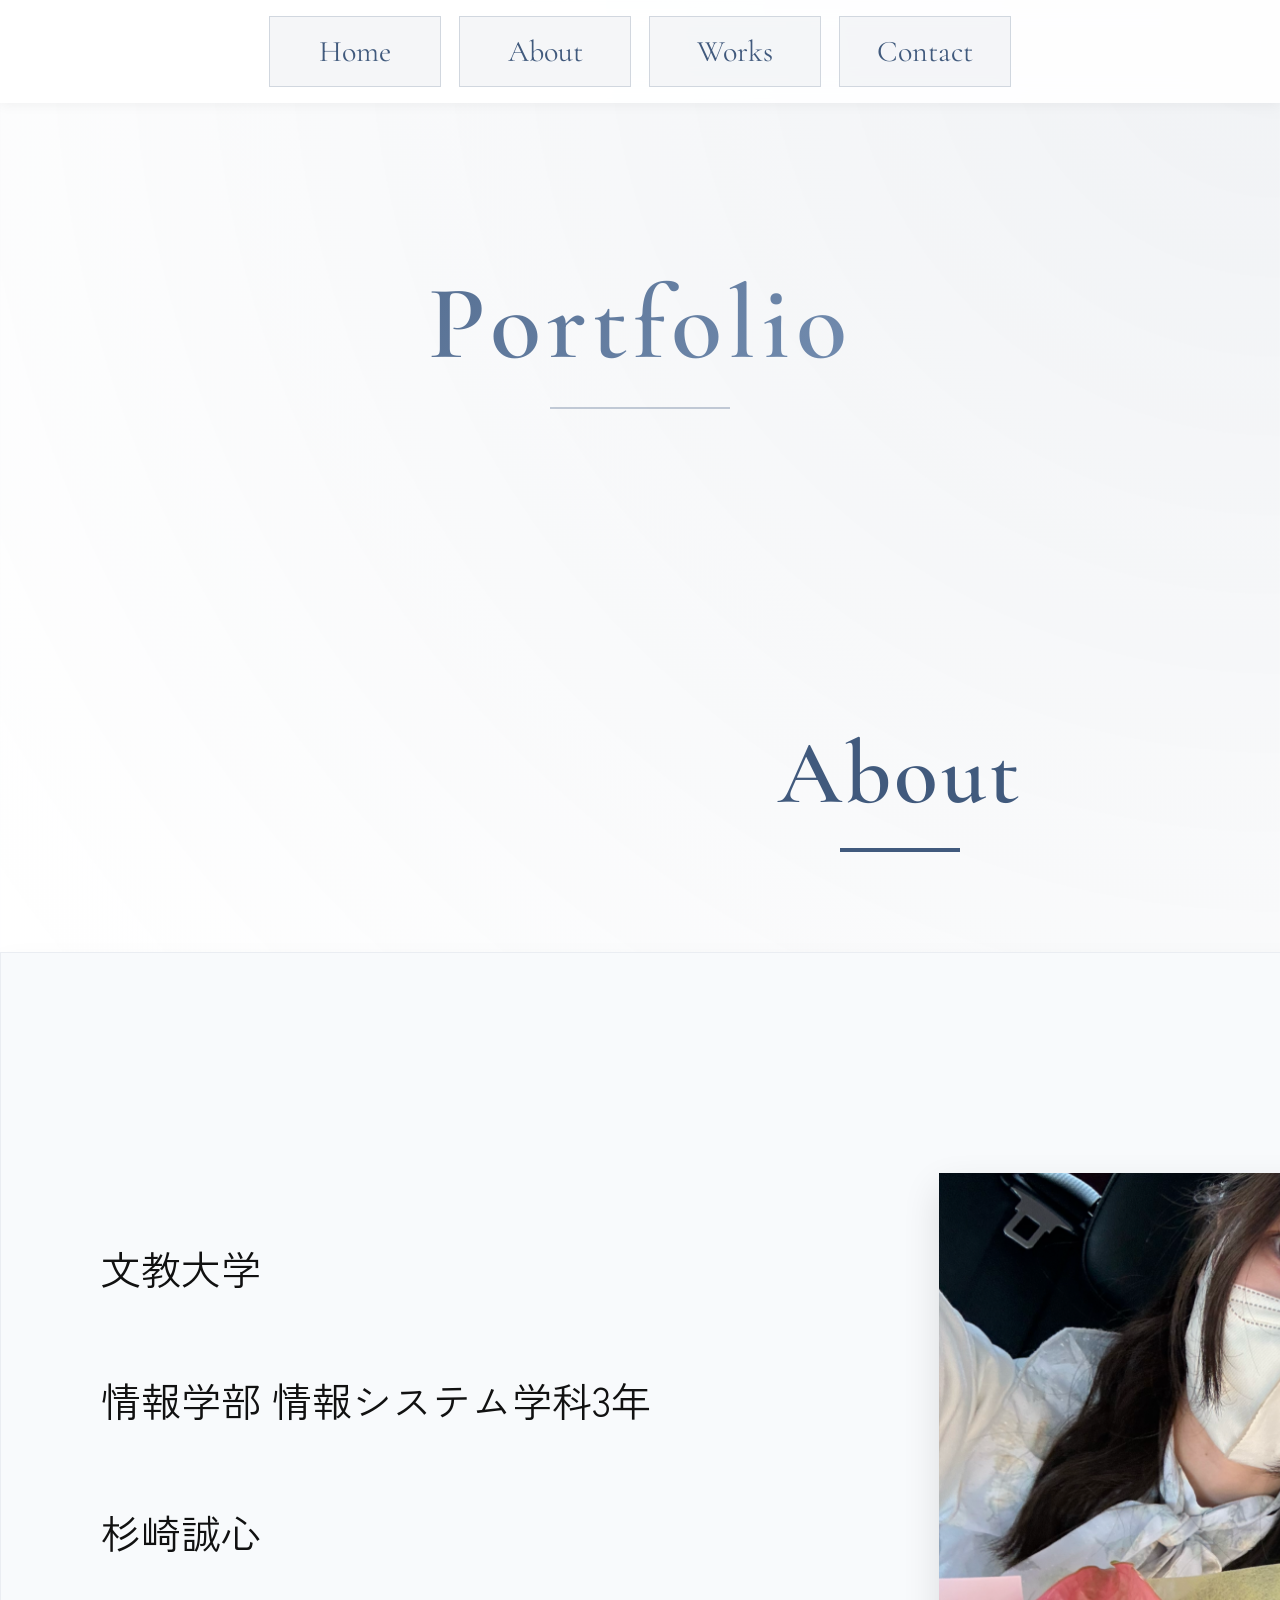
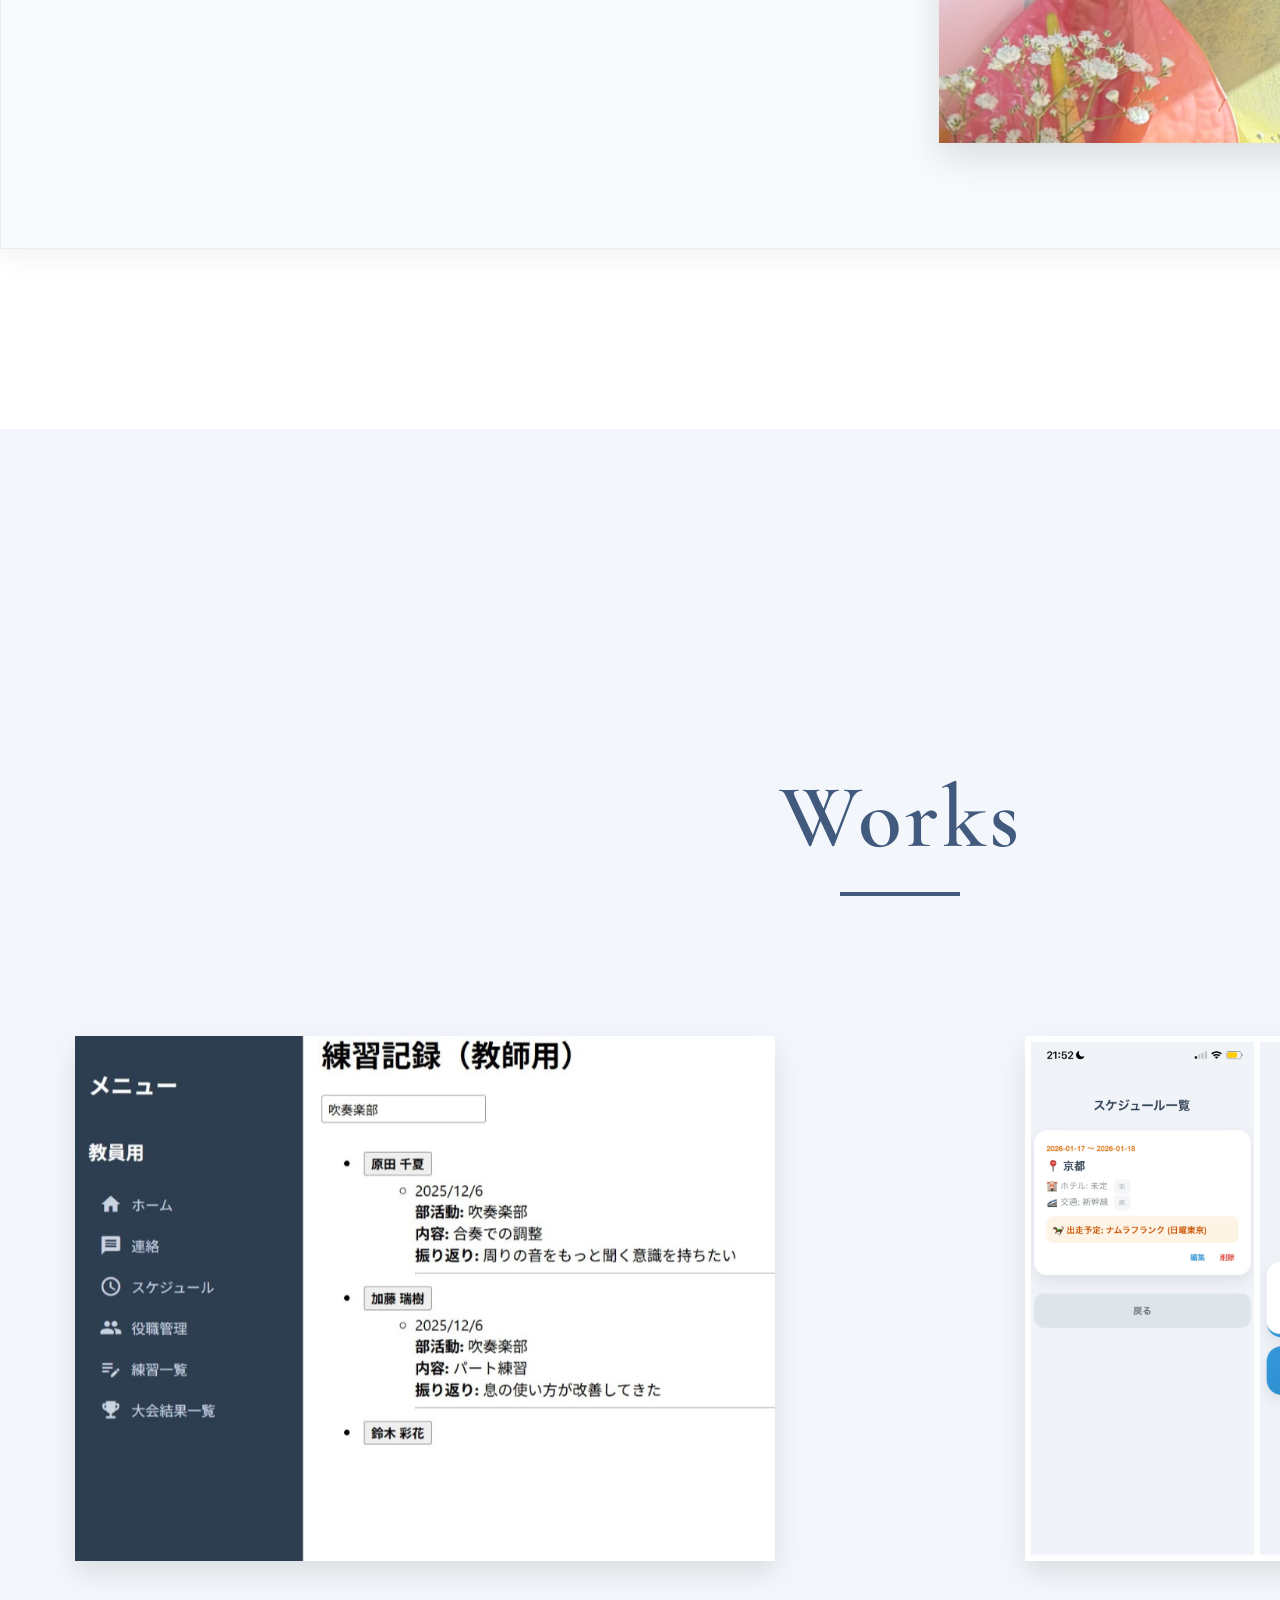
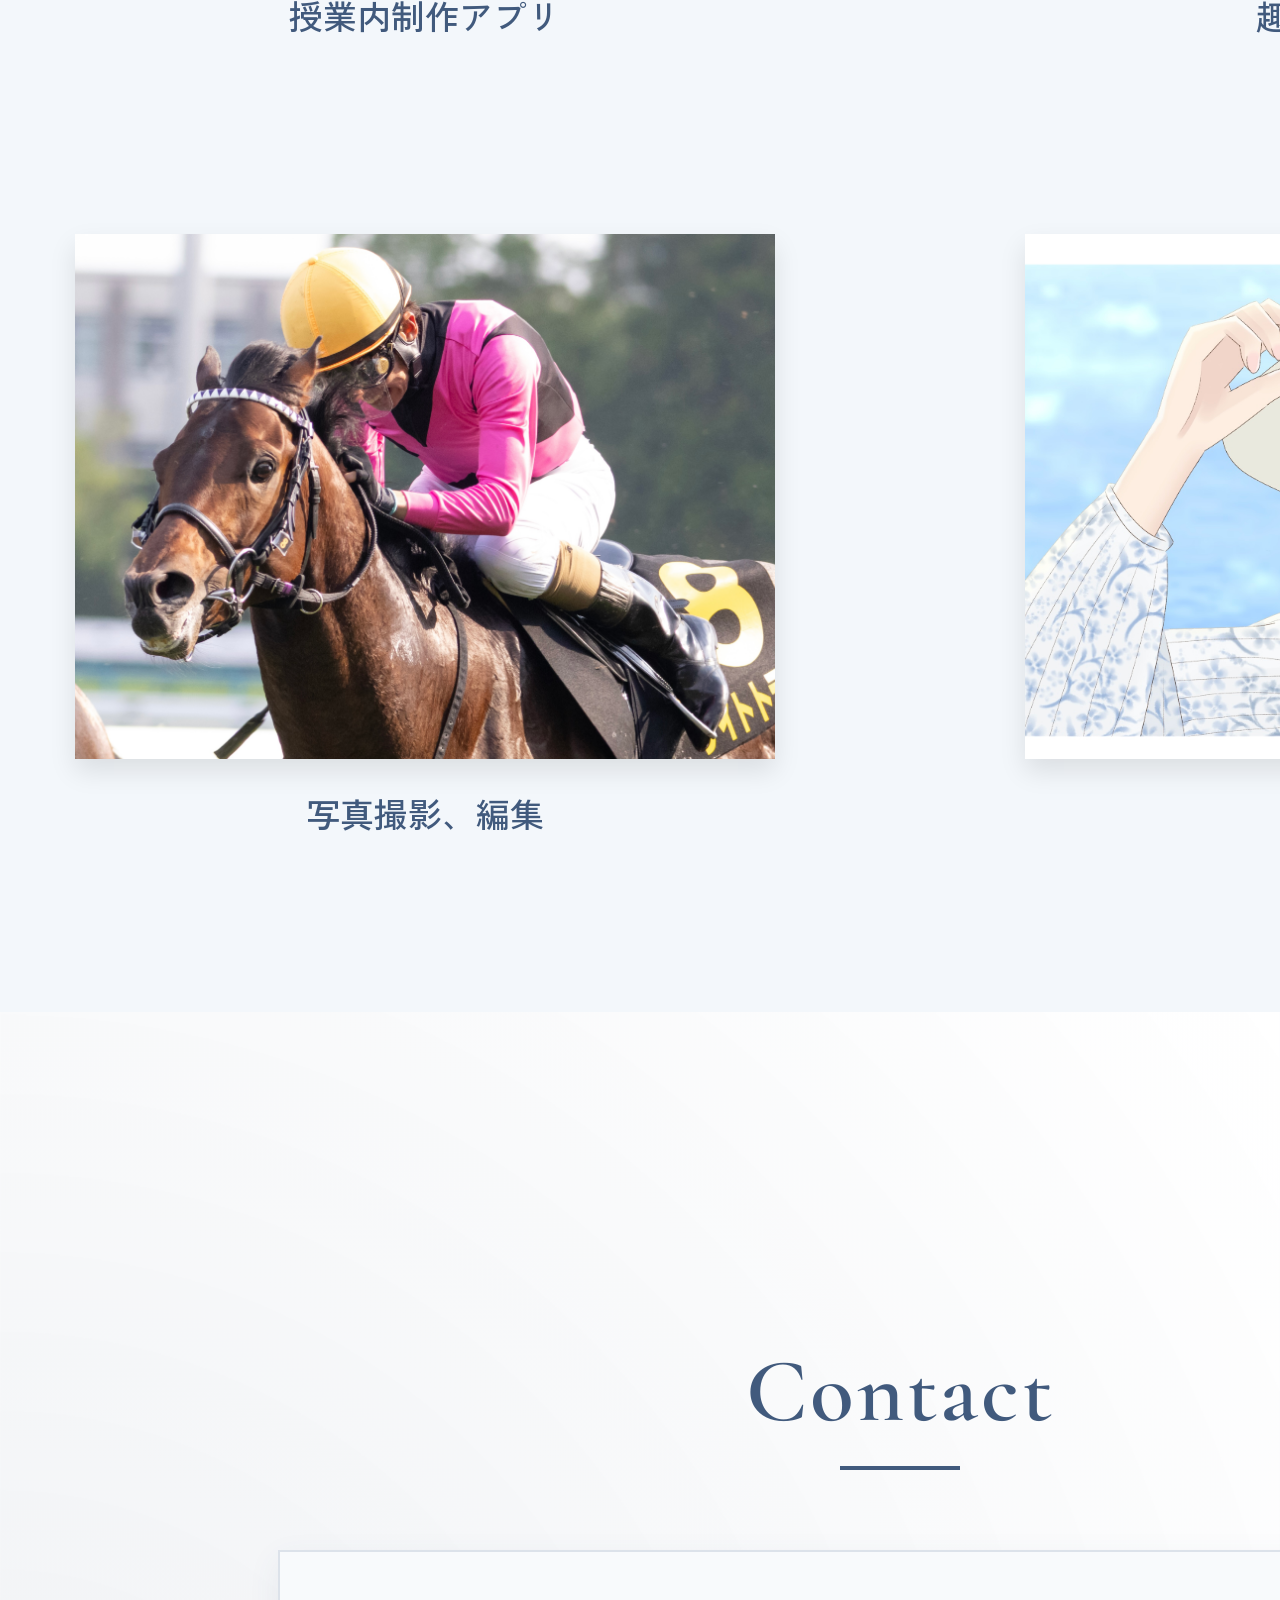
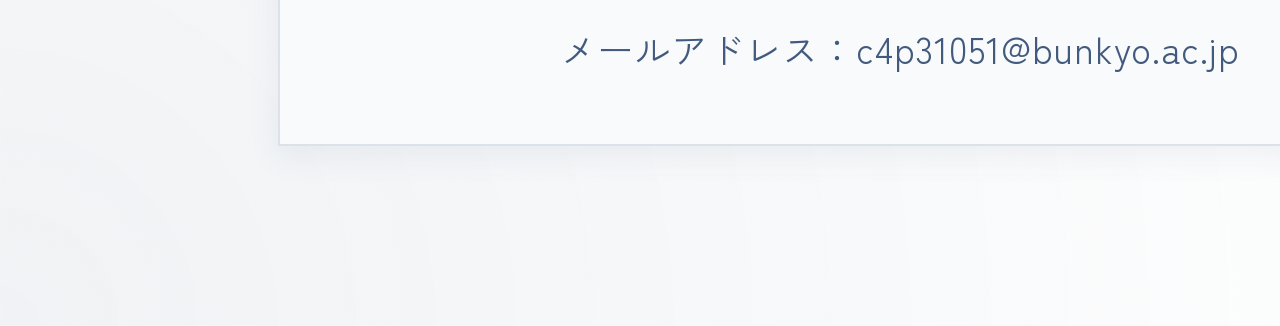
<file: index.html>
<!-- index.html -->
<!DOCTYPE html>
<html lang="ja">

<head>
    <meta charset="UTF-8">
    <meta name="viewport" content="width=device-width, initial-scale=1.0">
    <title>Portfolio</title>

    <!-- Font -->
    <link rel="preconnect" href="https://fonts.googleapis.com">
    <link rel="preconnect" href="https://fonts.gstatic.com" crossorigin>

    <link href="https://fonts.googleapis.com/css2?family=Cormorant+Garamond:wght@400;500;600&family=Zen+Kaku+Gothic+New:wght@400;500;700&display=swap" rel="stylesheet">
    <link rel="stylesheet" href="動き用.css">
</head>

<body>

    <!-- Header -->
    <header id="home">

        <h1>Portfolio</h1>

        <!-- Menu -->
        <nav>
            <ul class="menu">
                <li><a href="#home">Home</a></li>
                <li><a href="#about">About</a></li>
                <li><a href="#works">Works</a></li>
                <li><a href="#contact">Contact</a></li>
            </ul>
        </nav>

    </header>

    <!-- About -->
    <section id="about">

        <h2>About</h2>

        <div class="about-box">

            <div class="about-text">
                <p>文教大学</p>
                <p>情報学部 情報システム学科3年</p>
                <p>杉崎誠心</p>
            </div>

            <div class="about-image">
                <img src="自画像.png" alt="">
            </div>

        </div>

    </section>

    <!-- Works -->
    <section id="works">

        <h2>Works</h2>

        <div class="works-grid">

            <!-- 1段目・左 -->
            <div class="work-item">
                <a href="project1.html">
                    <img src="学校.PNG" alt="">
                </a>
                <p>授業内制作アプリ</p>
            </div>

            <!-- 1段目・右 -->
            <div class="work-item">
                <a href="hobby.html">
                    <img src="競馬.JPG" alt="">
                </a>
                <p>趣味制作アプリ</p>
            </div>

            <!-- 2段目・左 -->
            <div class="work-item">
                <a href="photo.html">
                    <img src="写真.jpg" alt="">
                </a>
                <p>写真撮影、編集</p>
            </div>

            <!-- 2段目・右（元の「動画編集」の位置） -->
            <div class="work-item">
                <a href="illustration.html">
                    <img src="イラスト.PNG" alt="">
                </a>
                <p>イラスト</p>
            </div>

        </div>

    </section>

    <!-- Contact -->
    <section id="contact">

        <h2>Contact</h2>

        <div class="contact-box">
            <p class="mail">
                メールアドレス：c4p31051@bunkyo.ac.jp
            </p>
        </div>

    </section>

</body>

</html>
</file>
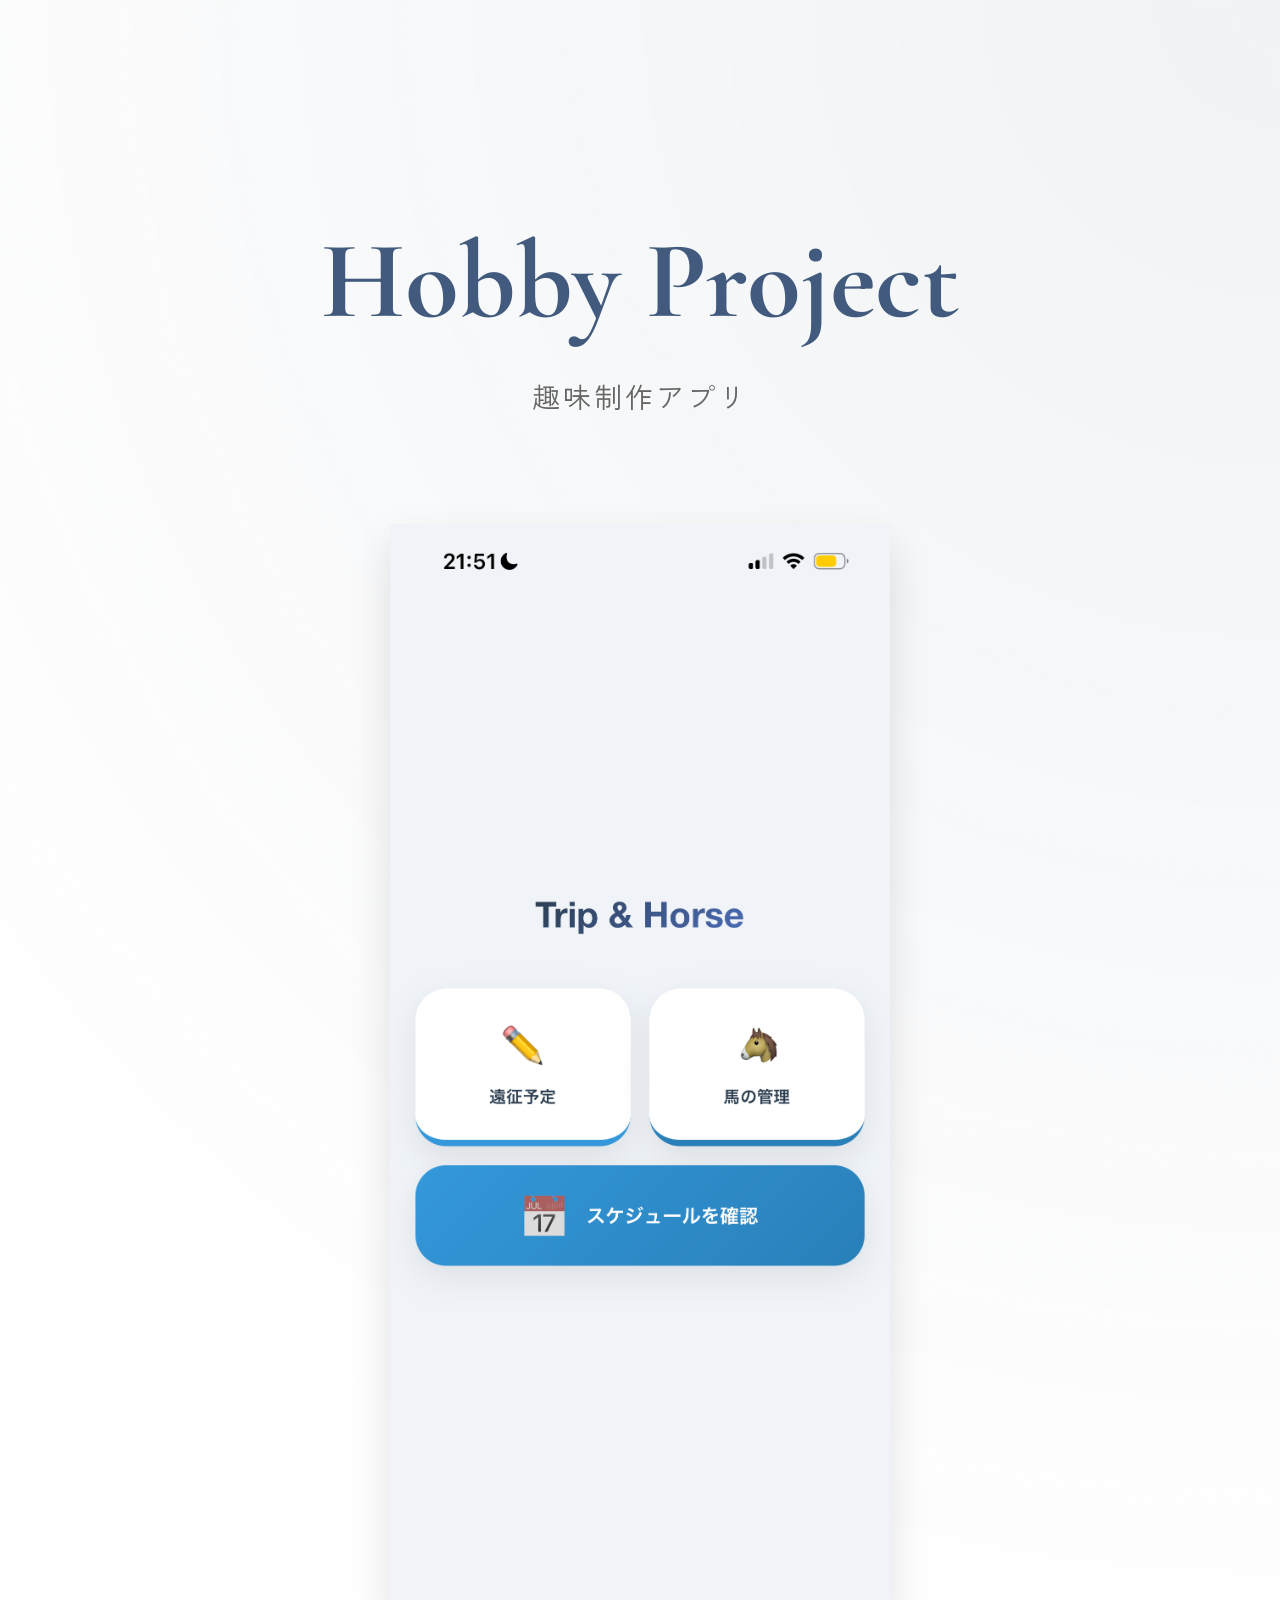
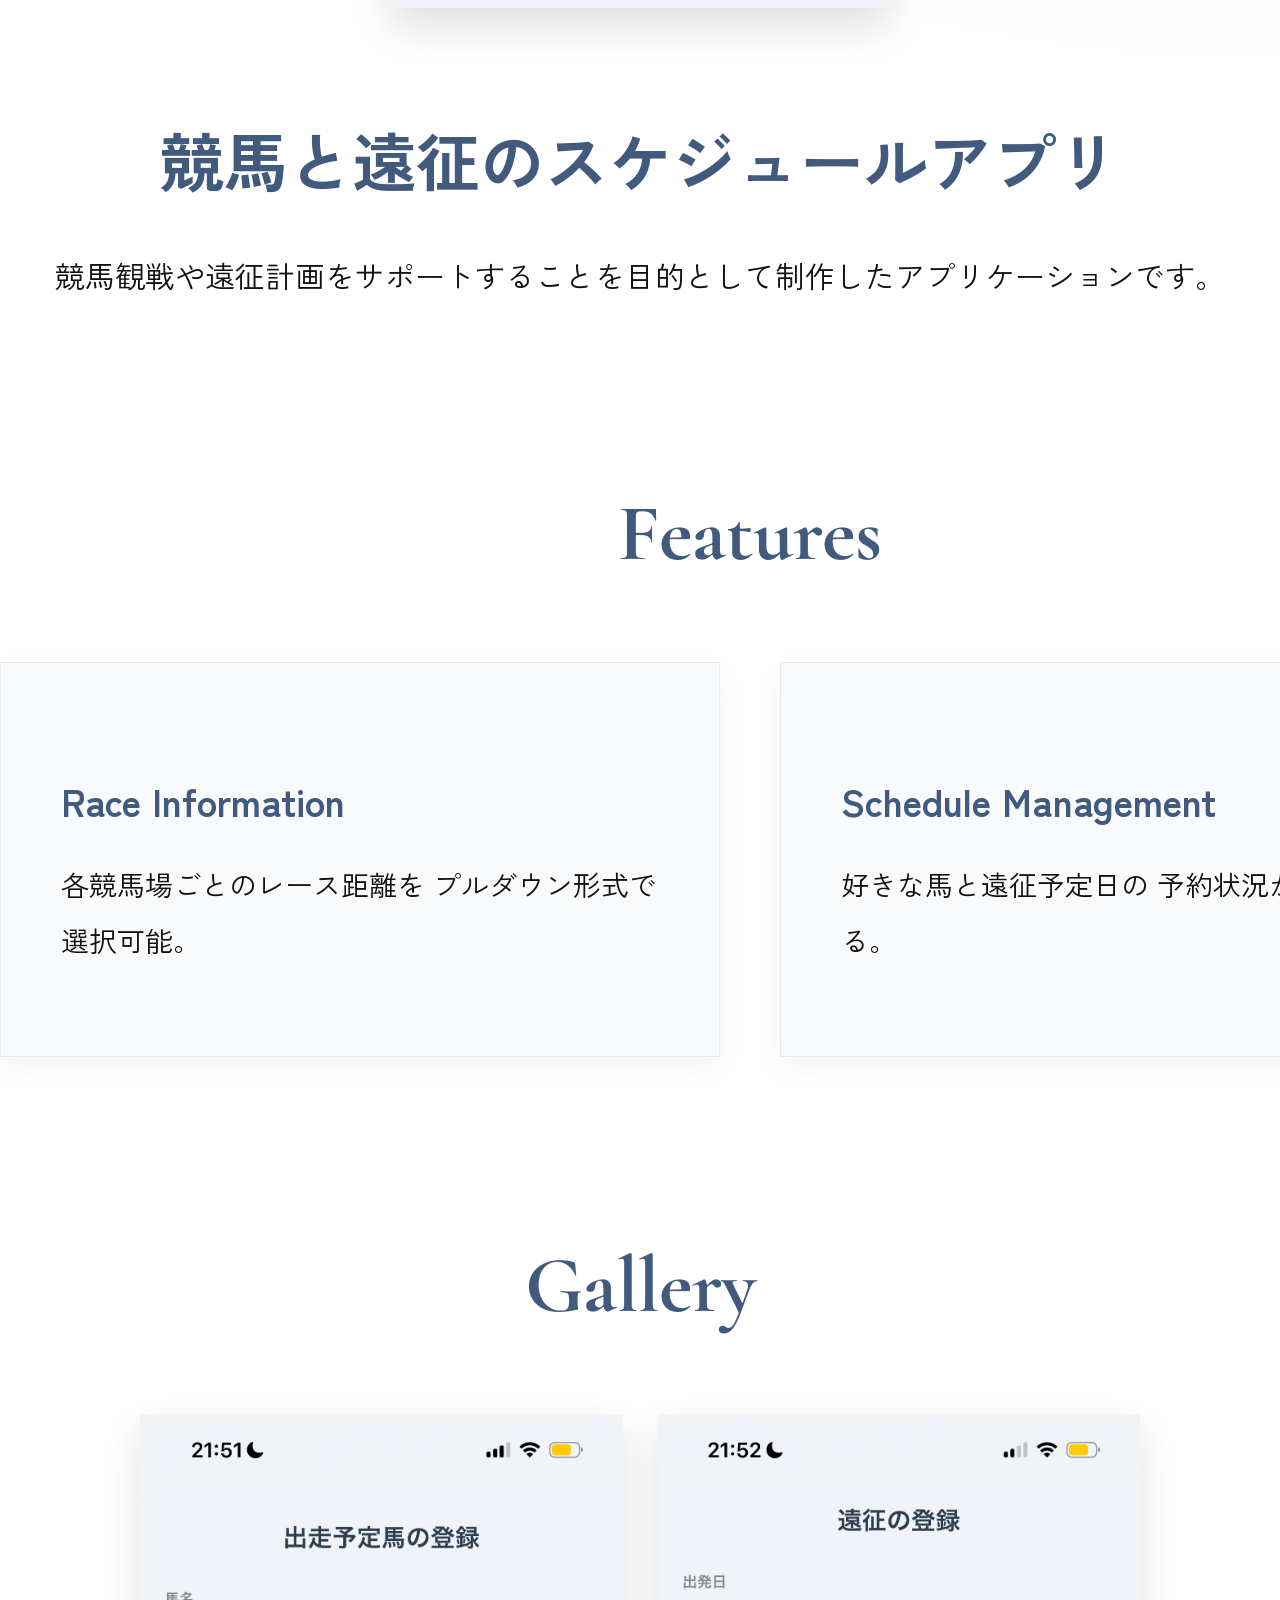
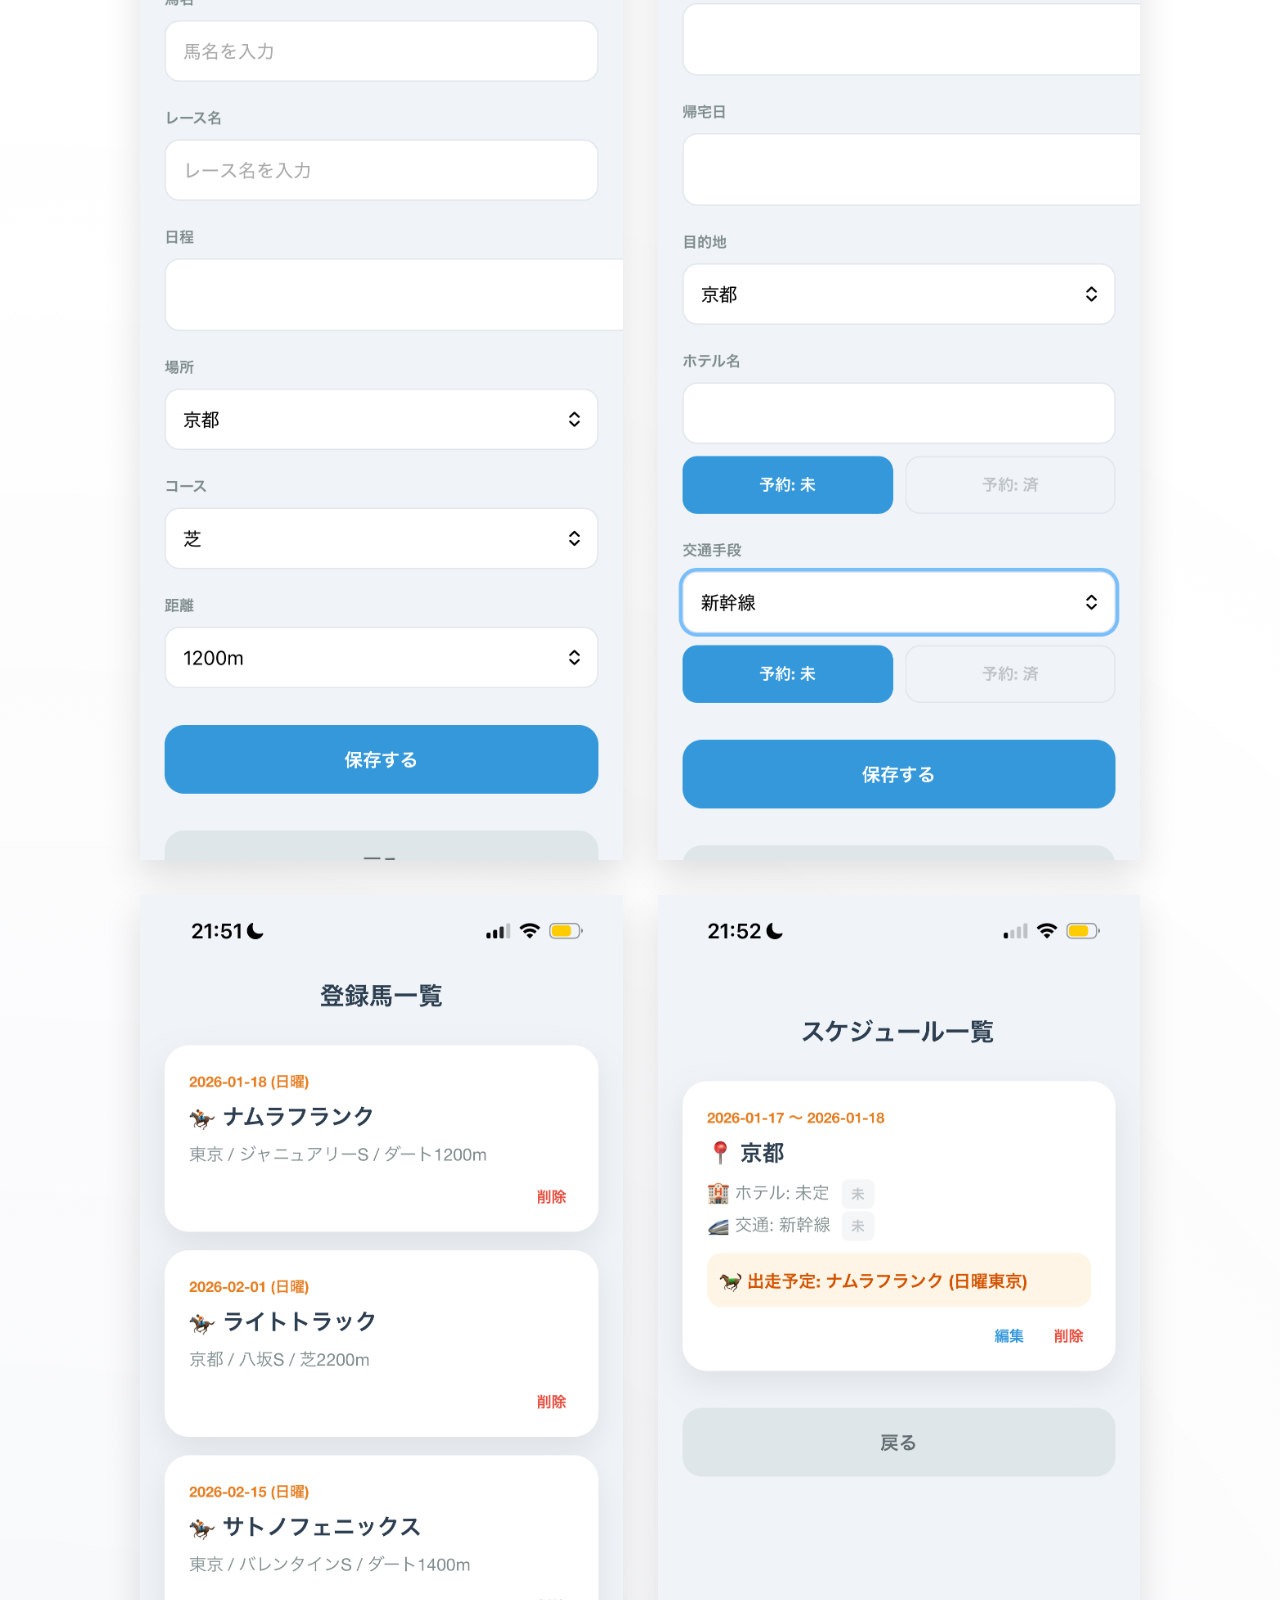
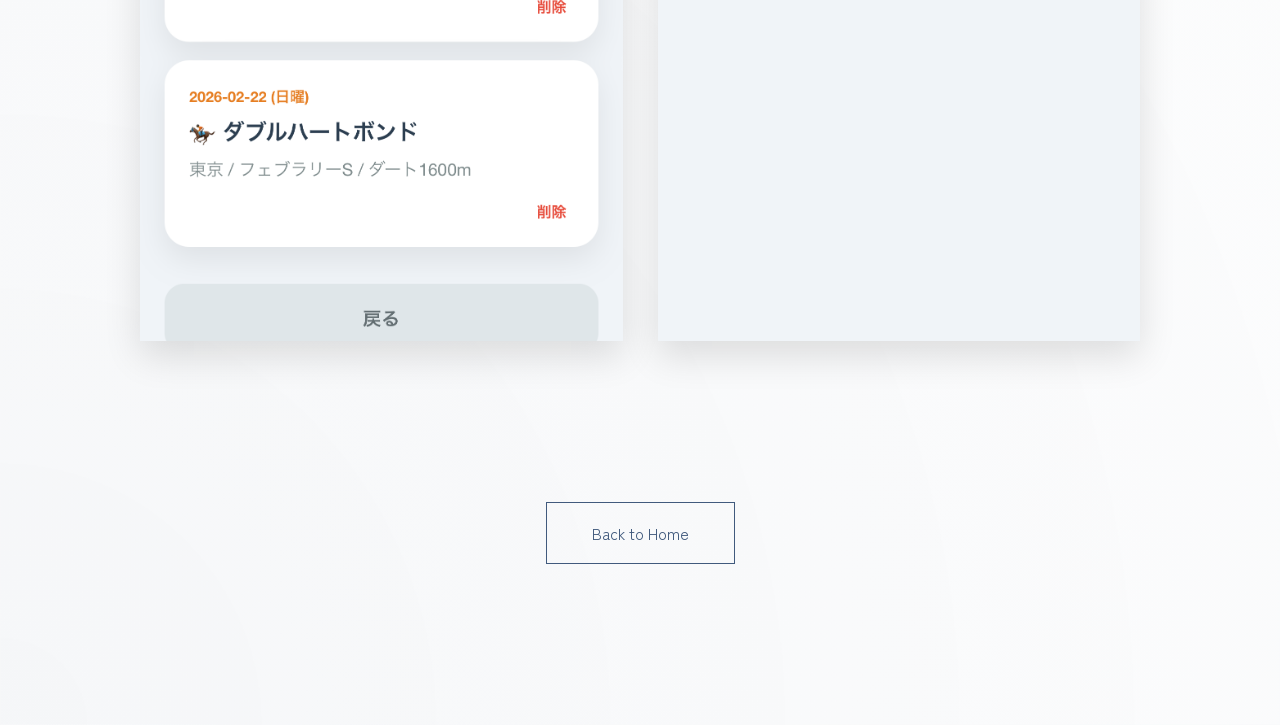
<file: hobby.html>
<!DOCTYPE html>
<html lang="ja">

<head>

<meta charset="UTF-8">

<meta name="viewport" content="width=device-width, initial-scale=1.0">

<title>競馬と遠征のスケジュールアプリ</title>

<link rel="preconnect" href="https://fonts.googleapis.com">
<link rel="preconnect" href="https://fonts.gstatic.com" crossorigin>

<link href="https://fonts.googleapis.com/css2?family=Cormorant+Garamond:wght@400;500;600&family=Zen+Kaku+Gothic+New:wght@400;500&display=swap" rel="stylesheet">

<link rel="stylesheet" href="hobby.css">

</head>

<body>

<header>

<h1>Hobby Project</h1>

<p class="subtitle">趣味制作アプリ</p>

</header>

<section class="hero">

<img src="馬1.PNG" alt="アプリ画面">

</section>

<section class="project">

<h2>競馬と遠征のスケジュールアプリ</h2>

<p class="description">
競馬観戦や遠征計画をサポートすることを目的として制作したアプリケーションです。
</p>

</section>

<section class="feature">

<h3>Features</h3>

<div class="feature-grid">

<div class="feature-box">

<h4>Race Information</h4>

<p>
各競馬場ごとのレース距離を
プルダウン形式で選択可能。
</p>

</div>

<div class="feature-box">

<h4>Schedule Management</h4>

<p>
好きな馬と遠征予定日の
予約状況が一目でわかる。
</p>

</div>

</div>

</section>

<section class="gallery">

<h3>Gallery</h3>

<div class="gallery-grid">

<img src="馬2.PNG" alt="">
<img src="馬3.PNG" alt="">
<img src="馬4.PNG" alt="">
<img src="馬5.PNG" alt="">

</div>

</section>

<section class="back">

<a href="index.html">Back to Home</a>

</section>

</body>

</html>
</file>
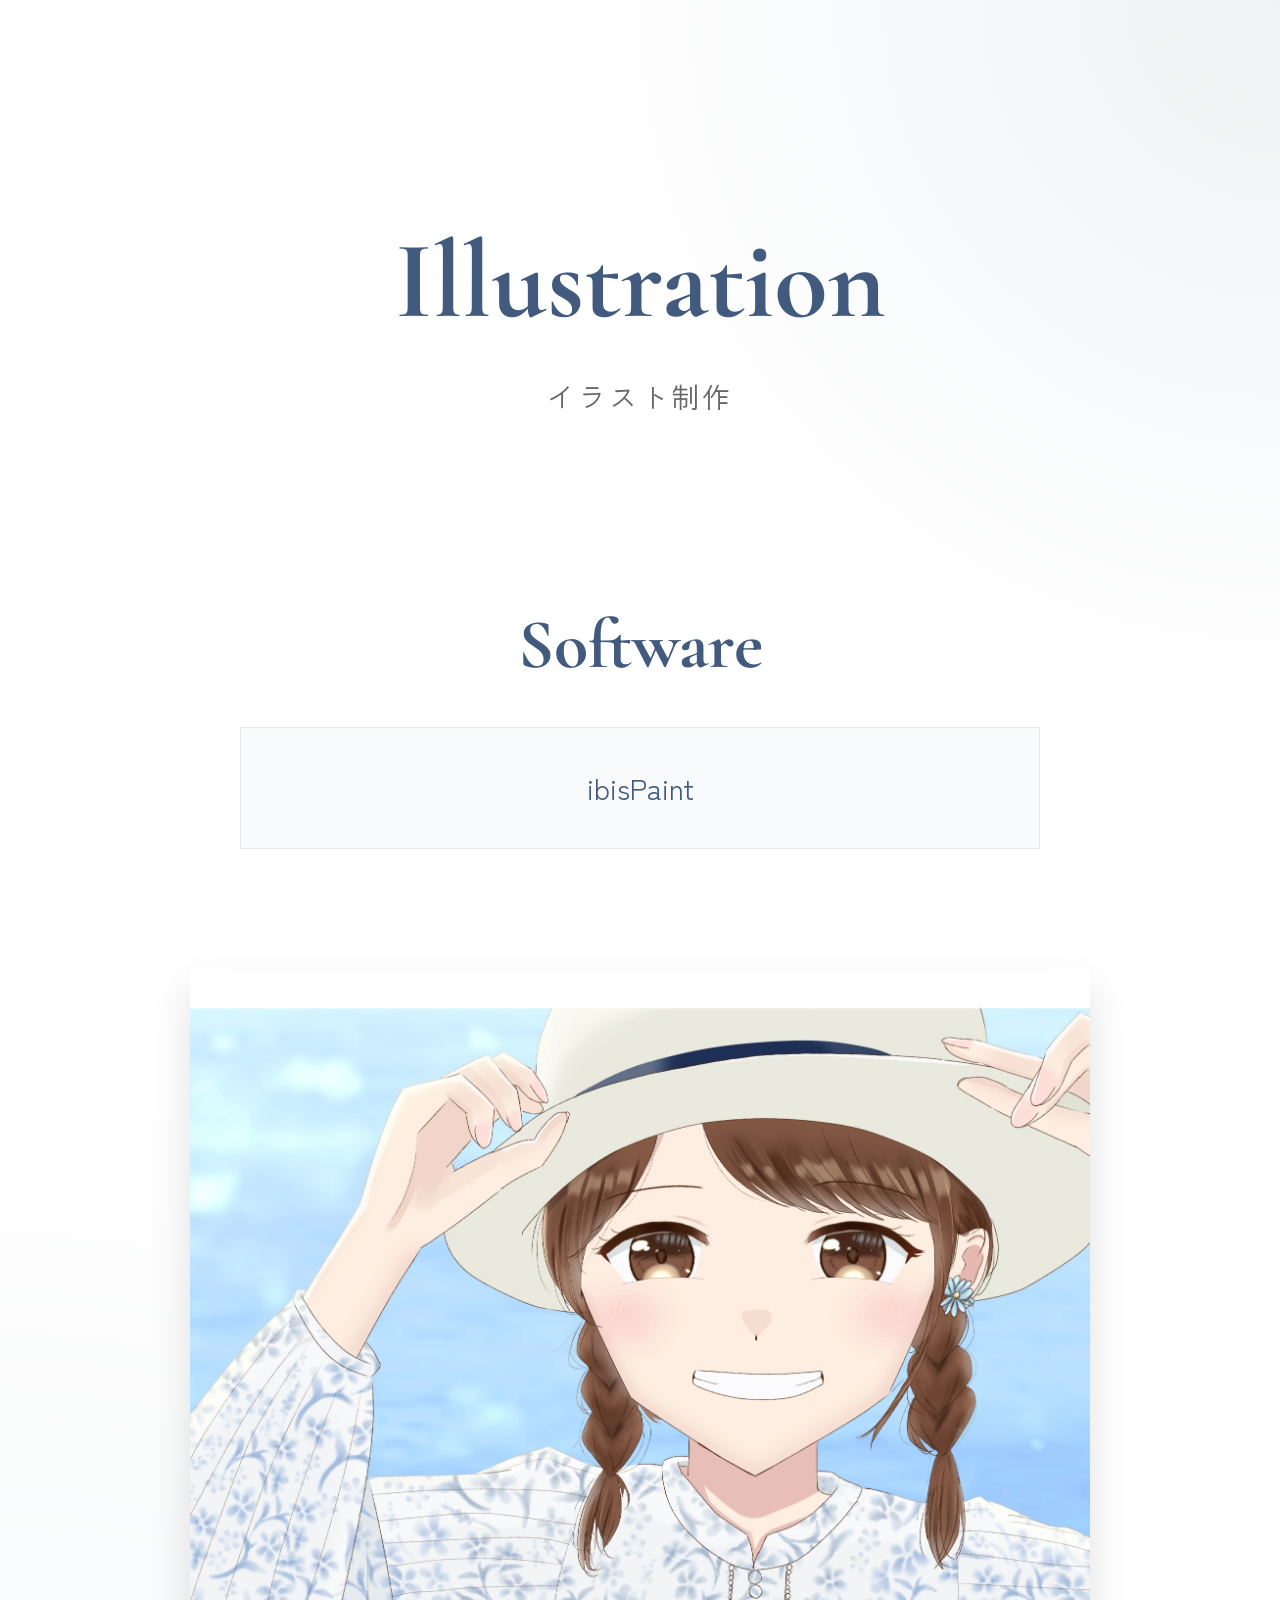
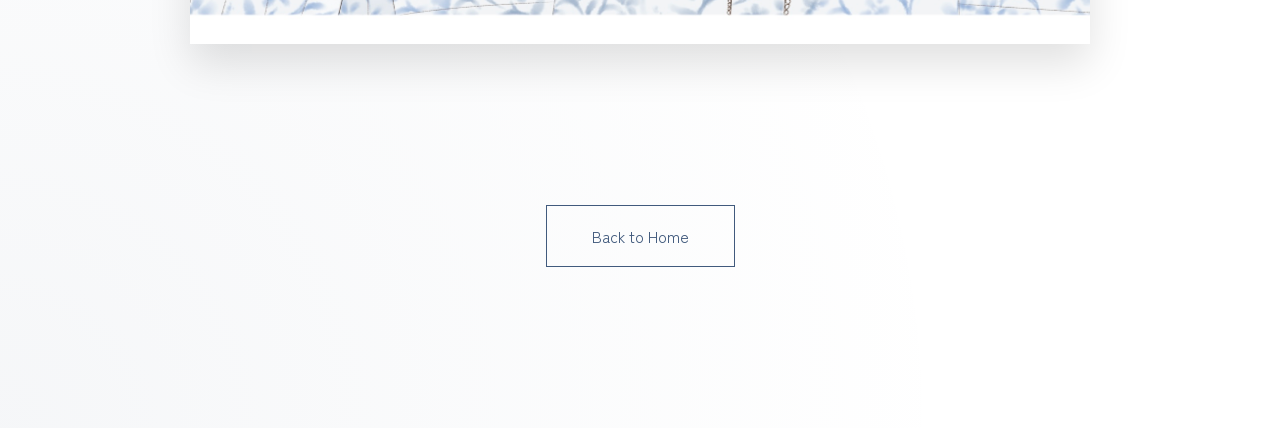
<file: illustration.html>
<!DOCTYPE html>
<html lang="ja">

<head>

<meta charset="UTF-8">
<meta name="viewport" content="width=device-width, initial-scale=1.0">

<title>Illustration</title>

<link rel="preconnect" href="https://fonts.googleapis.com">
<link rel="preconnect" href="https://fonts.gstatic.com" crossorigin>

<link href="https://fonts.googleapis.com/css2?family=Cormorant+Garamond:wght@400;500;600&family=Zen+Kaku+Gothic+New:wght@400;500&display=swap" rel="stylesheet">

<link rel="stylesheet" href="illustration.css">

</head>

<body>

<header>

<h1>Illustration</h1>

<p class="subtitle">イラスト制作</p>

</header>

<section class="software">

<h2>Software</h2>

<div class="software-box">

<p>ibisPaint</p>

</div>

</section>

<section class="artwork">

<img src="イラスト.PNG" alt="Illustration">

</section>

<section class="back">

<a href="index.html">Back to Home</a>

</section>

</body>
</html>
</file>
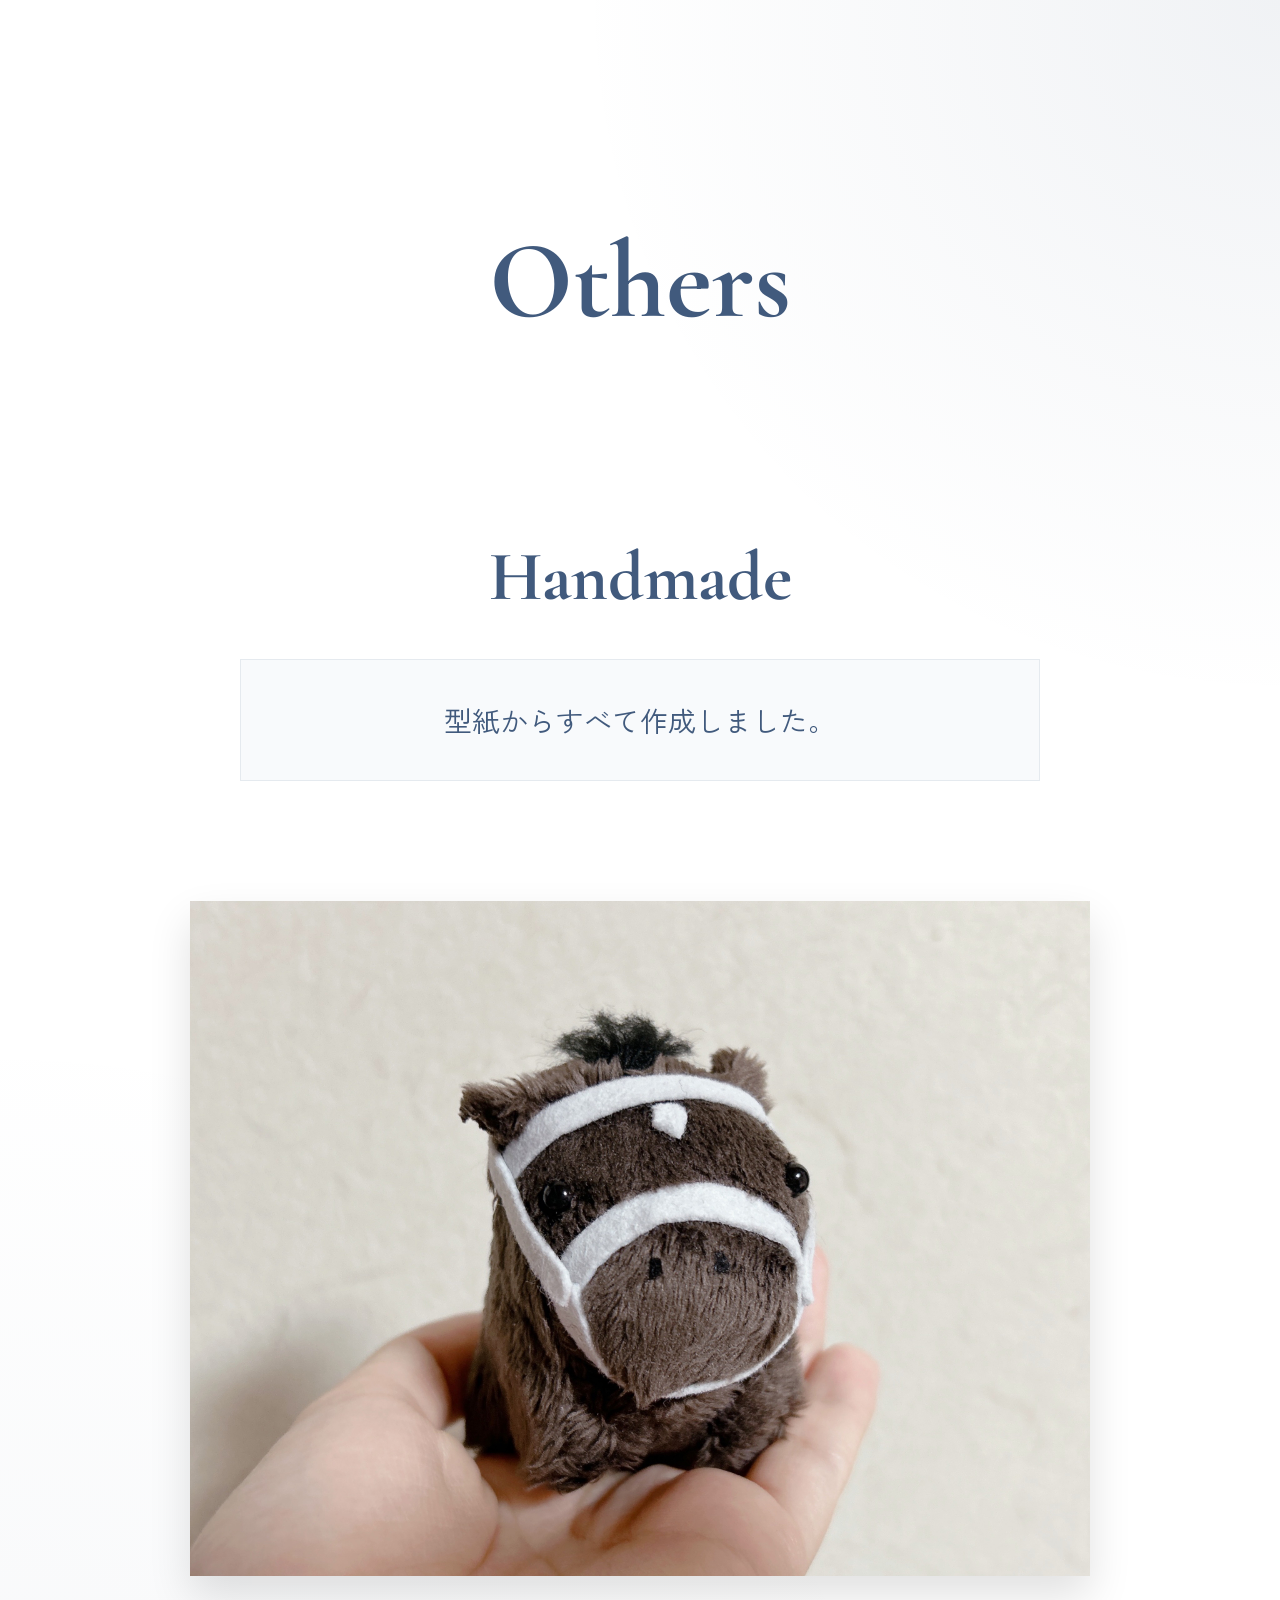
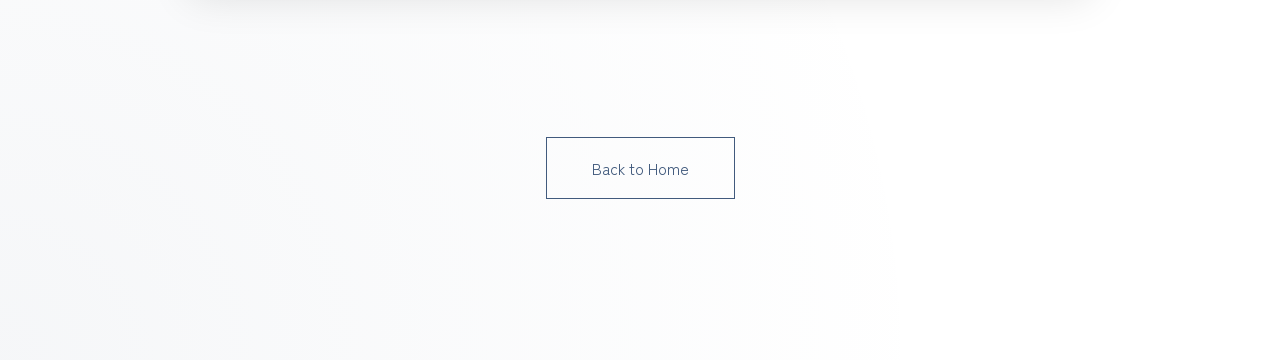
<file: その他.html>
<!DOCTYPE html>
<html lang="ja">

<head>

<meta charset="UTF-8">
<meta name="viewport" content="width=device-width, initial-scale=1.0">

<title>Illustration</title>

<link rel="preconnect" href="https://fonts.googleapis.com">
<link rel="preconnect" href="https://fonts.gstatic.com" crossorigin>

<link href="https://fonts.googleapis.com/css2?family=Cormorant+Garamond:wght@400;500;600&family=Zen+Kaku+Gothic+New:wght@400;500&display=swap" rel="stylesheet">

<link rel="stylesheet" href="illustration.css">

</head>

<body>

<header>

<h1>Others</h1>

<p class="subtitle"></p>

</header>

<section class="software">

<h2>Handmade</h2>

<div class="software-box">

<p>型紙からすべて作成しました。</p>

</div>

</section>

<section class="artwork">

<img src="s.JPG" alt="Illustration">

</section>

<section class="back">

<a href="ポートフォリオ.html">Back to Home</a>

</section>

</body>
</html>
</file>
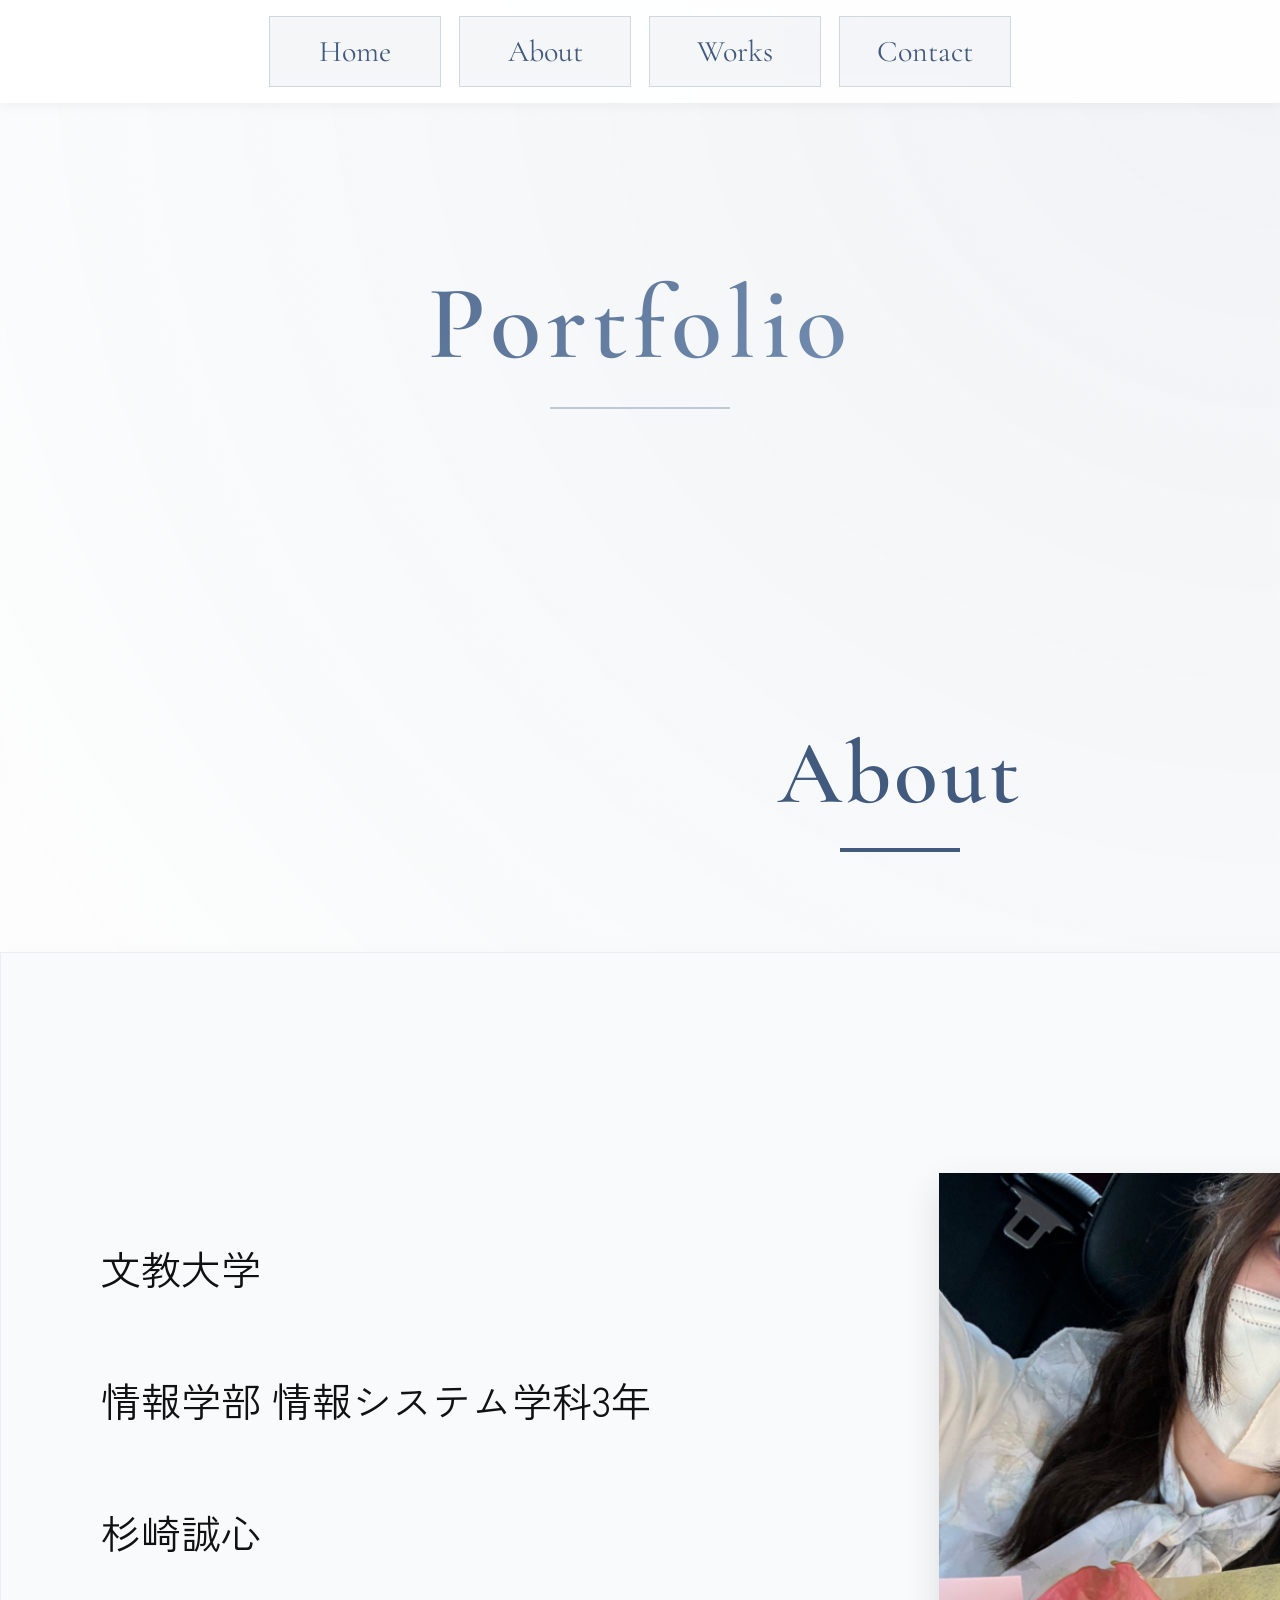
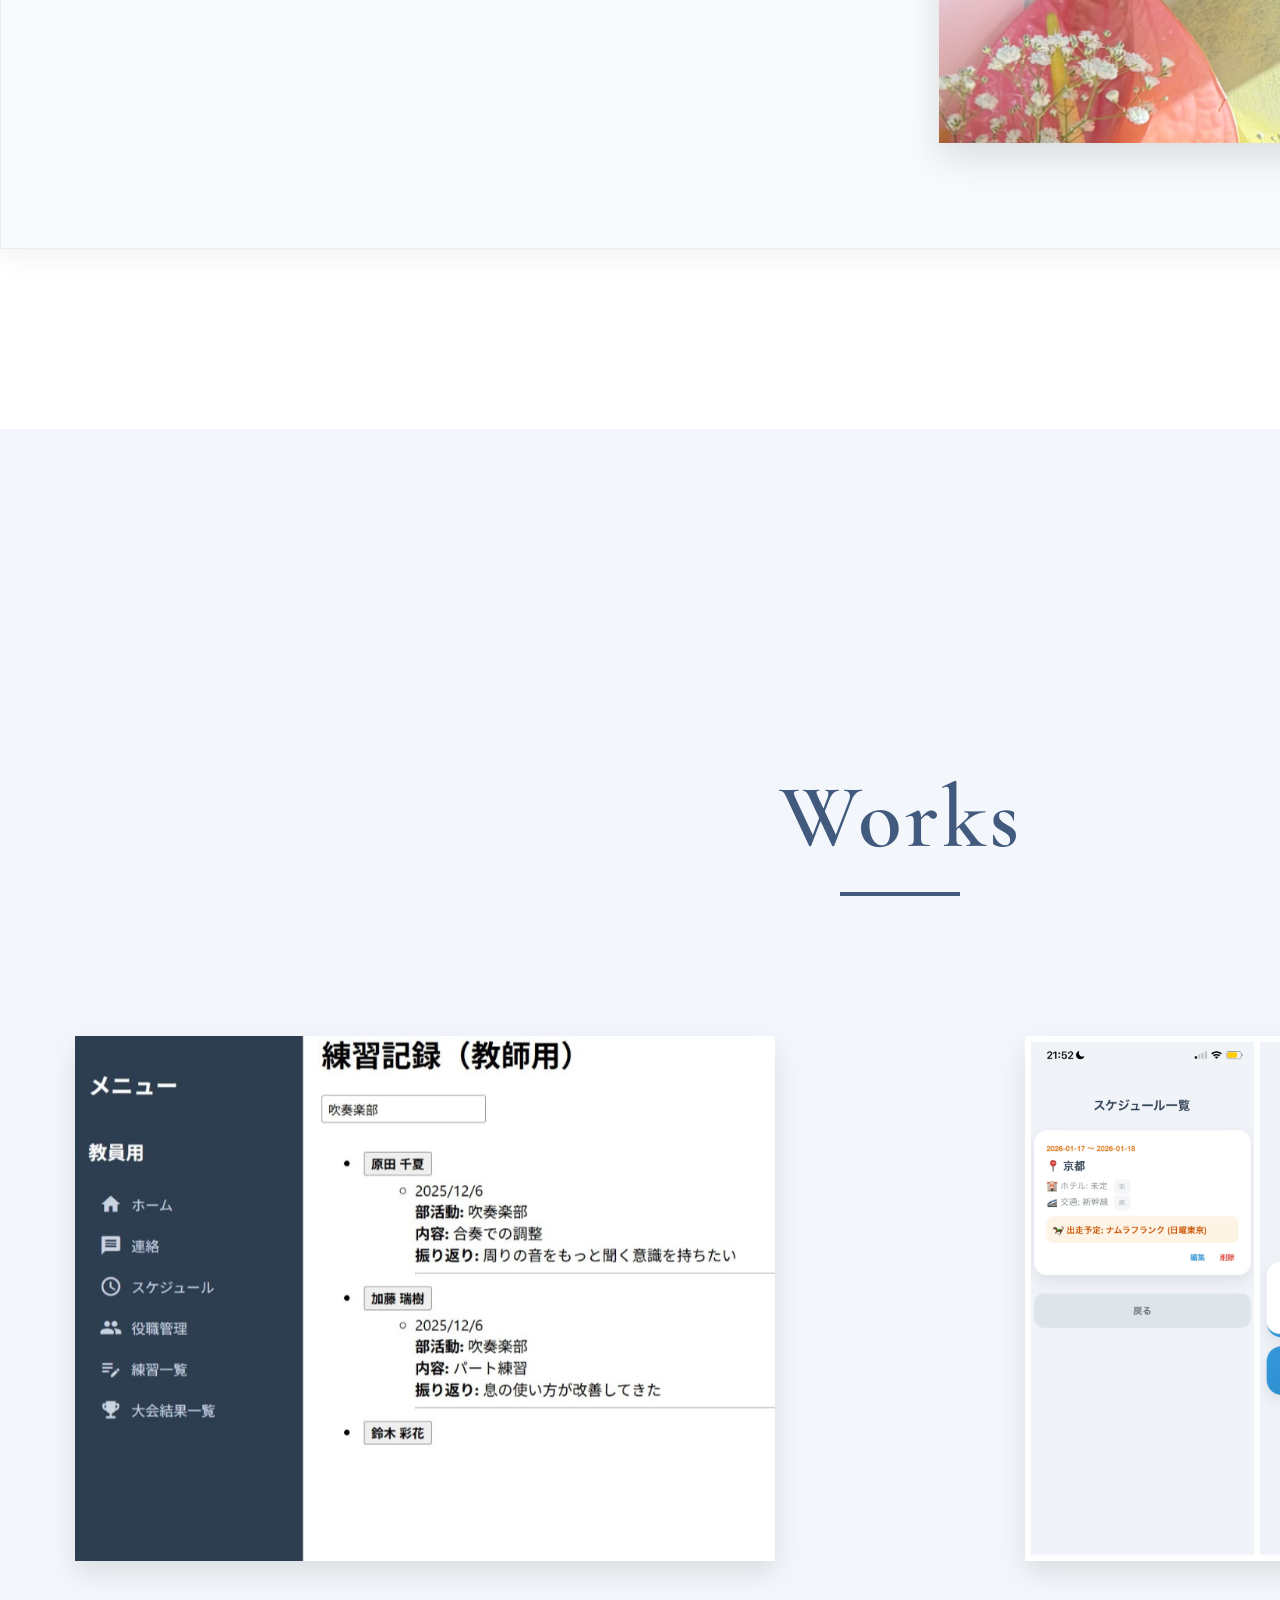
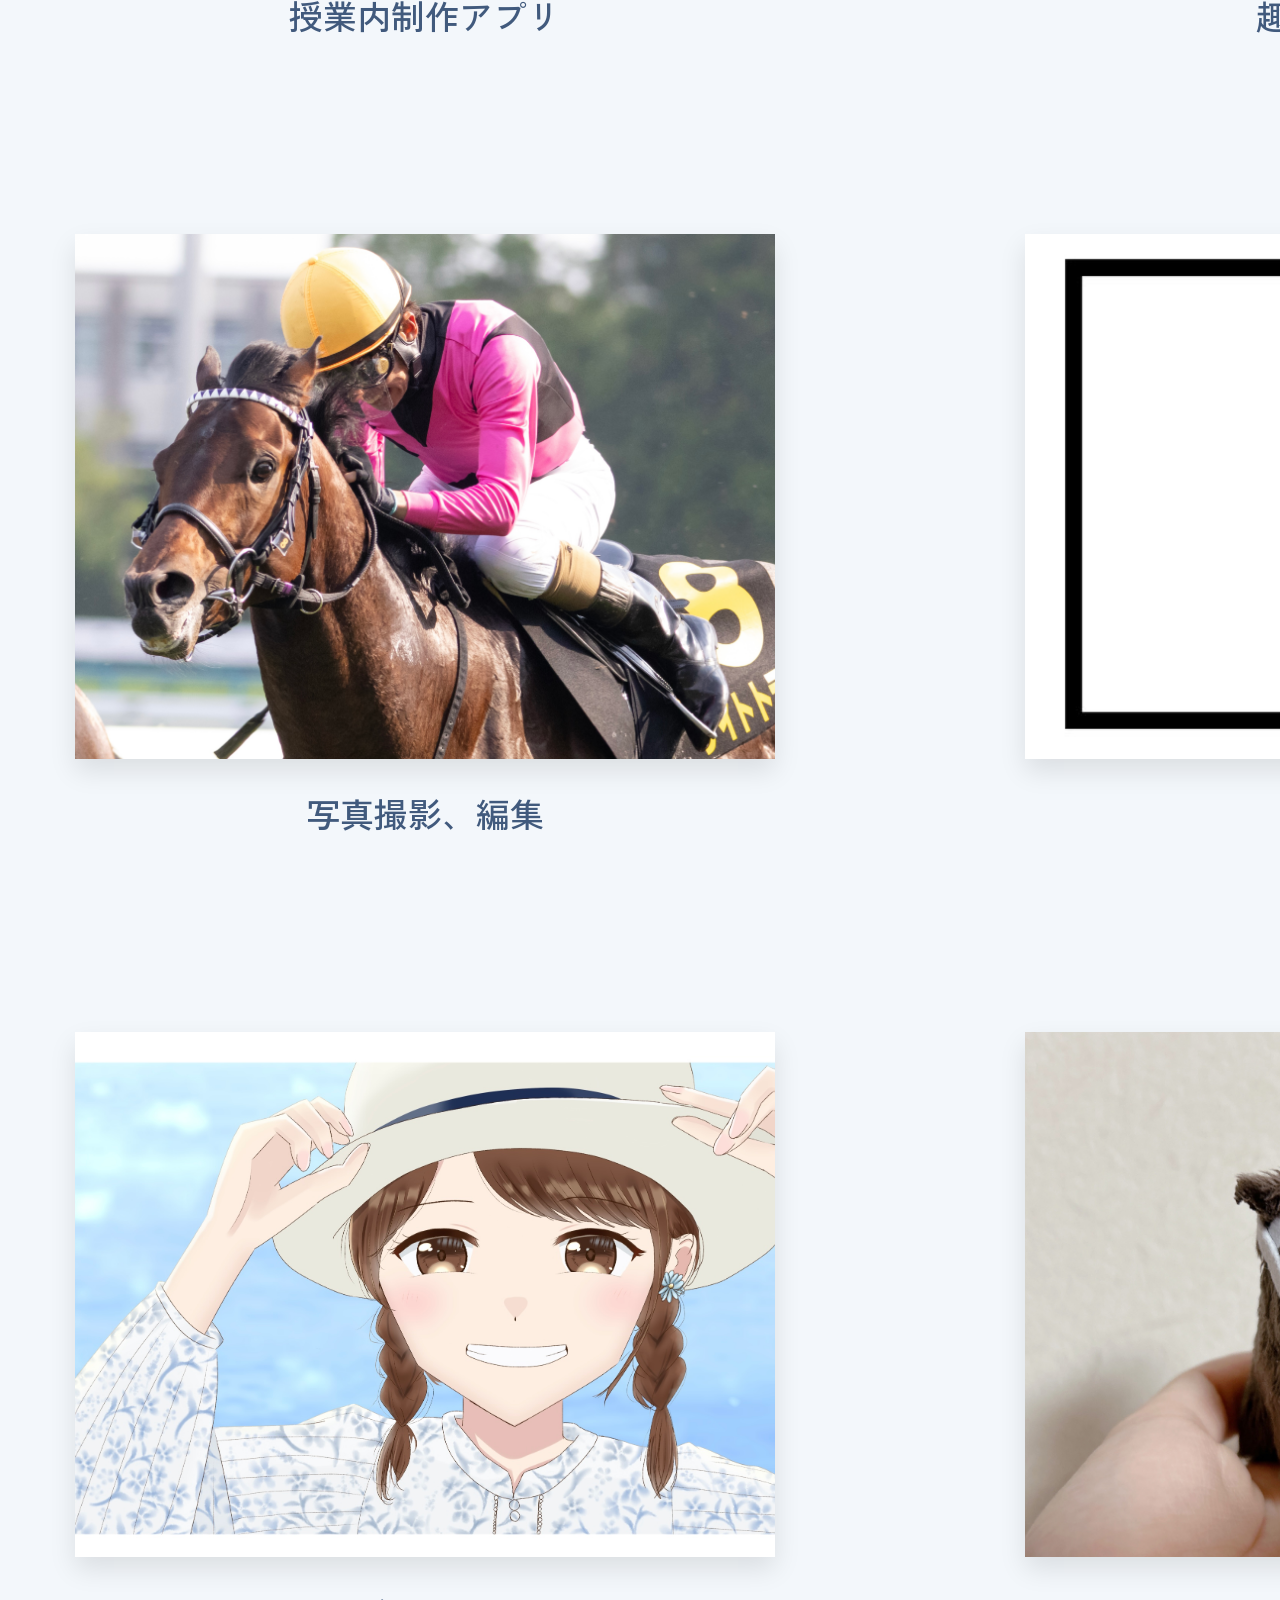
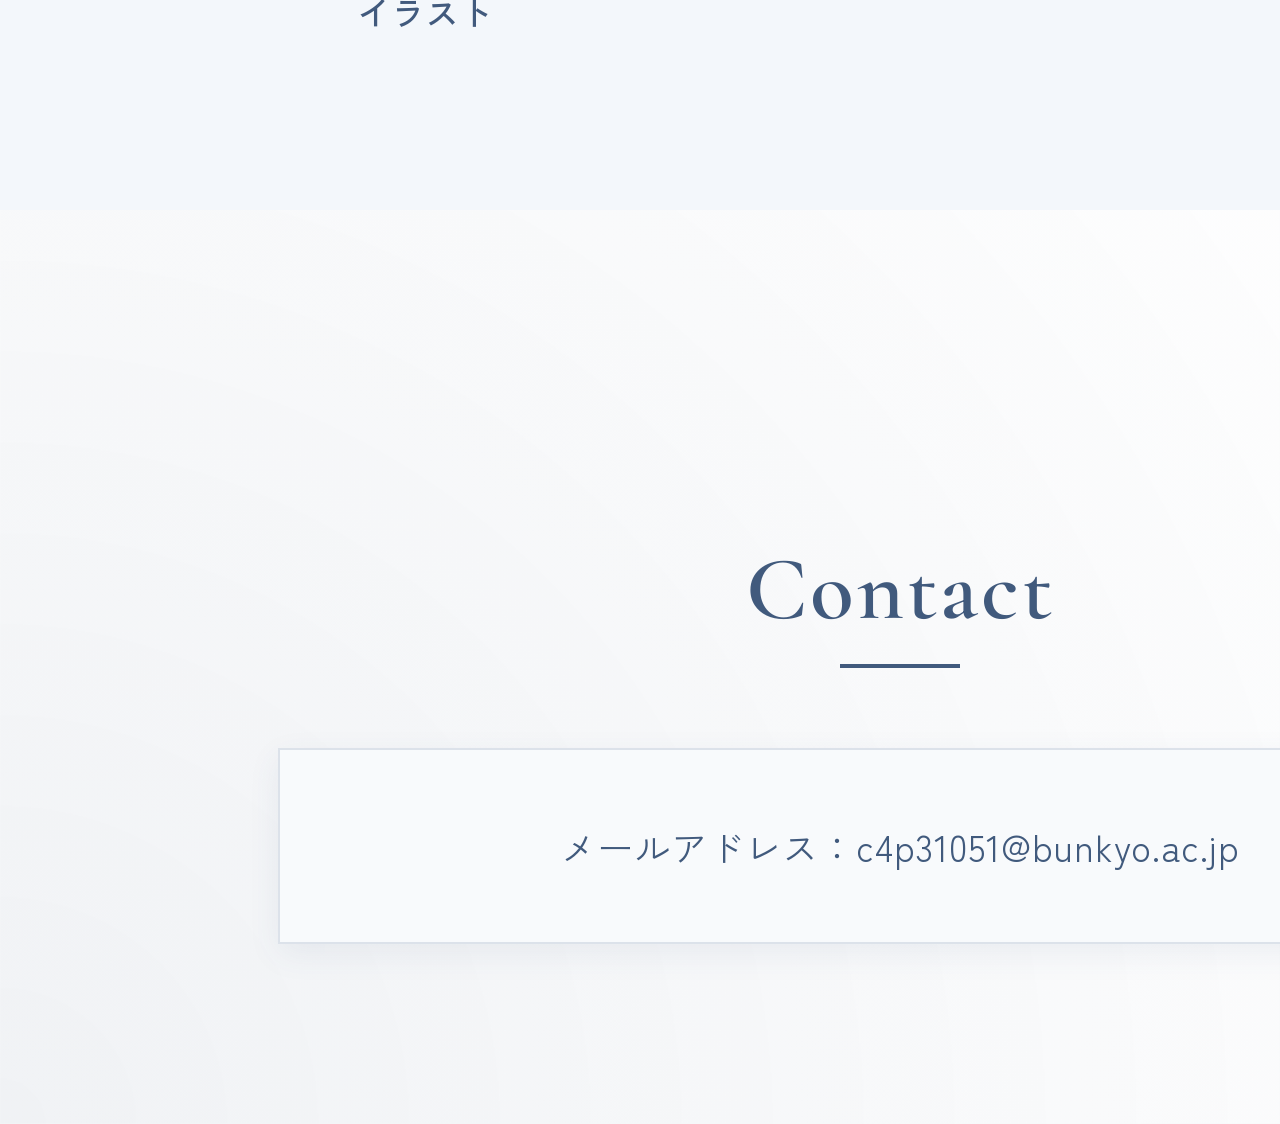
<file: ポートフォリオ.html>
<!-- index.html -->
<!DOCTYPE html>
<html lang="ja">

<head>
    <meta charset="UTF-8">
    <meta name="viewport" content="width=device-width, initial-scale=1.0">
    <title>Portfolio</title>

    <!-- Font -->
    <link rel="preconnect" href="https://fonts.googleapis.com">
    <link rel="preconnect" href="https://fonts.gstatic.com" crossorigin>

    <link href="https://fonts.googleapis.com/css2?family=Cormorant+Garamond:wght@400;500;600&family=Zen+Kaku+Gothic+New:wght@400;500;700&display=swap" rel="stylesheet">
    <link rel="stylesheet" href="動き用.css">
</head>

<body>

    <!-- Header -->
    <header id="home">

        <h1>Portfolio</h1>

        <!-- Menu -->
        <nav>
            <ul class="menu">
                <li><a href="#home">Home</a></li>
                <li><a href="#about">About</a></li>
                <li><a href="#works">Works</a></li>
                <li><a href="#contact">Contact</a></li>
            </ul>
        </nav>

    </header>

    <!-- About -->
    <section id="about">

        <h2>About</h2>

        <div class="about-box">

            <div class="about-text">
                <p>文教大学</p>
                <p>情報学部 情報システム学科3年</p>
                <p>杉崎誠心</p>
            </div>

            <div class="about-image">
                <img src="自画像.png" alt="">
            </div>

        </div>

    </section>

    <!-- Works -->
    <section id="works">

        <h2>Works</h2>

        <div class="works-grid">

            <div class="work-item">
                <a href="project1.html">
                    <img src="学校.PNG" alt="">
                </a>
                <p>授業内制作アプリ</p>
            </div>

            <div class="work-item">
                <a href="hobby.html">
                    <img src="競馬.JPG" alt="">
                </a>
                <p>趣味制作アプリ</p>
            </div>

            <div class="work-item">
                <a href="photo.html">
                    <img src="写真.jpg" alt="">
                </a>
                <p>写真撮影、編集</p>
            </div>

            <div class="work-item">
                <img src="sanpuru.jpg" alt="">
                <p>動画編集</p>
            </div>

            <div class="work-item">
                <a href="illustration.html">
                    <img src="イラスト.PNG" alt="">
                </a>
                <p>イラスト</p>
            </div>

            <div class="work-item">
                <a href="その他.html">
                    <img src="s.JPG" alt="">
                </a>
                <p>その他</p>
            </div>

        </div>

    </section>

    <!-- Contact -->
    <section id="contact">

        <h2>Contact</h2>

        <div class="contact-box">
    <p class="mail">
        メールアドレス：c4p31051@bunkyo.ac.jp
    </p>
</div>

    </section>

</body>

</html>
</file>
<file: 動き用.css>
html{
    scroll-behavior:smooth;
}

body{
    margin:0;
    color:#111;
    font-family:'Zen Kaku Gothic New', sans-serif;

    background:
    radial-gradient(circle at top right,
    rgba(65,90,125,0.08),
    transparent 30%),

    radial-gradient(circle at bottom left,
    rgba(65,90,125,0.08),
    transparent 30%),

    #ffffff;
}

/* ===== Header ===== */

header{
    text-align:center;
    padding-top:220px;
}

h1{
    font-family:'Cormorant Garamond', serif;

    font-size:105px;

    font-weight:600;

    margin-top:40px;
    margin-bottom:15px;

    letter-spacing:6px;

    background:linear-gradient(
        135deg,
        #415A7D,
        #8AA4C7
    );

    -webkit-background-clip:text;
    -webkit-text-fill-color:transparent;
}

h1::after{
    content:"";

    display:block;

    width:180px;
    height:2px;

    margin:20px auto 0;

    background:#415A7D;

    opacity:0.3;
}

.subtitle{
    font-size:18px;
    letter-spacing:8px;
    color:#777;

    margin-top:25px;
    margin-bottom:70px;
}

/* ===== Menu ===== */

nav{
    position:fixed;
    top:0;
    left:0;

    width:100%;

    display:flex;
    justify-content:center;

    z-index:9999;

    background:rgba(255,255,255,0.90);

    backdrop-filter:blur(15px);

    padding:16px 0;

    box-shadow:0 2px 12px rgba(0,0,0,0.05);
}

.menu{
    display:flex;
    gap:18px;

    list-style:none;

    margin:0;
    padding:0;
}

.menu li{
    border:none;
}

.menu a{
    display:block;

    width:170px;

    padding:16px 0;

    text-align:center;

    text-decoration:none;

    font-size:30px;

    font-family:'Cormorant Garamond', serif;

    color:#415A7D;

    border:1px solid rgba(65,90,125,0.20);

    background:rgba(65,90,125,0.05);

    border-radius:0;

    transition:0.3s;
}

.menu a:hover{
    background:#415A7D;

    color:white;

    transform:translateY(-3px);

    box-shadow:0 8px 20px rgba(65,90,125,0.18);
}

/* ===== Common ===== */

section{
    width:1800px;
    margin:0 auto;
}

h2{
    text-align:center;

    font-size:90px;

    font-family:'Cormorant Garamond', serif;

    font-weight:600;

    position:relative;

    letter-spacing:3px;

    color:#415A7D;
}

h2::after{
    content:"";

    display:block;

    width:120px;
    height:4px;

    background:#415A7D;

    margin:20px auto 0;
}

/* ===== About ===== */

#about{
    padding-top:220px;
}

.about-box{
    display:flex;
    justify-content:space-between;
    align-items:center;

    margin-top:100px;

    padding:100px;

    background:#f8fafc;

    border:1px solid rgba(65,90,125,0.08);

    border-radius:0;

    box-shadow:0 10px 25px rgba(0,0,0,0.05);
}

.about-text p{
    font-size:40px;
    line-height:2.3;
}

.about-image{
    margin-top:120px;
}

.about-image img{
    width:760px;
    height:570px;

    object-fit:cover;

    border-radius:0;

    box-shadow:0 15px 35px rgba(0,0,0,0.12);

    transition:0.3s;
}

.about-image img:hover{
    transform:translateY(-8px);
}

/* ===== Works ===== */

#works{
    padding-top:260px;

    background:#f3f7fb;

    border-radius:0;

    margin-top:180px;
    padding-bottom:120px;
}

.works-grid{
    margin-top:120px;

    display:grid;

    grid-template-columns:repeat(2,1fr);

    column-gap:100px;
    row-gap:120px;

    justify-items:center;
}

.work-item{
    text-align:center;

    padding:20px;

    border-radius:0;

    transition:0.3s;
}

.work-item:hover{
    transform:translateY(-5px);
}

.work-item img{
    width:700px;
    height:525px;

    object-fit:cover;

    border-radius:0;

    box-shadow:0 12px 25px rgba(0,0,0,0.10);

    transition:0.4s;
}

.work-item:hover img{
    transform:scale(1.03);
}

.work-item p{
    margin-top:25px;

    font-size:34px;

    font-weight:500;

    color:#415A7D;
}

/* ===== Contact ===== */

#contact{
    padding-top:250px;
    padding-bottom:180px;

    text-align:center;
}

.contact-box{
    width:1100px;

    margin:80px auto 0;

    padding:70px;

    border-radius:0;

    background:#f8fafc;

    color:#415A7D;

    border:2px solid rgba(65,90,125,0.15);

    box-shadow:0 10px 30px rgba(65,90,125,0.08);
}

.mail{
    font-size:36px;
    margin:0;

    letter-spacing:1px;
}

/* ===== Font ===== */

h1,
h2,
.menu a,
.subtitle{
    font-family:'Cormorant Garamond', serif;
}
</file>
<file: hobby.css>
html{
    scroll-behavior:smooth;
}

body{
    margin:0;

    color:#111;

    font-family:'Zen Kaku Gothic New', sans-serif;

    background:
    radial-gradient(circle at top right,
    rgba(65,90,125,0.08),
    transparent 30%),

    radial-gradient(circle at bottom left,
    rgba(65,90,125,0.05),
    transparent 40%),

    #ffffff;
}

/* Header */

header{
    text-align:center;

    padding-top:140px;
    padding-bottom:80px;
}

h1{
    font-family:'Cormorant Garamond', serif;

    font-size:110px;

    color:#415A7D;

    margin-bottom:10px;
}

.subtitle{
    font-size:28px;

    color:#666;

    letter-spacing:3px;
}

/* Hero */

.hero{
    width:500px;

    margin:0 auto 100px;

    text-align:center;
}

.hero img{
    width:100%;

    box-shadow:0 20px 40px rgba(0,0,0,0.12);
}

/* Project */

.project{
    width:1200px;

    margin:0 auto;

    text-align:center;
}

.project h2{
    font-size:64px;

    color:#415A7D;

    margin-bottom:40px;
}

.description{
    font-size:30px;

    line-height:2;
}

/* Feature */

.feature{
    width:1500px;

    margin:180px auto;
}

.feature h3{
    text-align:center;

    font-family:'Cormorant Garamond', serif;

    font-size:80px;

    color:#415A7D;

    margin-bottom:80px;
}

.feature-grid{
    display:grid;

    grid-template-columns:1fr 1fr;

    gap:60px;
}

.feature-box{
    background:#f8fafc;

    padding:60px;

    border:1px solid rgba(65,90,125,0.10);

    box-shadow:0 10px 30px rgba(0,0,0,0.05);
}

.feature-box h4{
    font-size:38px;

    color:#415A7D;

    margin-bottom:25px;
}

.feature-box p{
    font-size:28px;

    line-height:2;
}

/* Gallery */

.gallery{
    width:1000px;

    margin:180px auto;
}

.gallery h3{
    text-align:center;

    font-family:'Cormorant Garamond', serif;

    font-size:80px;

    color:#415A7D;

    margin-bottom:80px;
}

.gallery-grid{
    display:grid;

    grid-template-columns:1fr 1fr;

    gap:35px;
}

.gallery-grid img{
    width:100%;

    box-shadow:0 15px 35px rgba(0,0,0,0.12);

    transition:0.3s;
}

.gallery-grid img:hover{
    transform:translateY(-8px);
}

/* Back */

.back{
    text-align:center;

    margin:180px 0;
}

.back a{
    text-decoration:none;

    color:#415A7D;

    border:1px solid #415A7D;

    padding:18px 45px;

    transition:0.3s;
}

.back a:hover{
    background:#415A7D;

    color:white;
}
</file>
<file: illustration.css>
html{
    scroll-behavior:smooth;
}

body{
    margin:0;

    font-family:'Zen Kaku Gothic New', sans-serif;

    color:#111;

    background:
    radial-gradient(circle at top right,
    rgba(65,90,125,0.08),
    transparent 30%),

    radial-gradient(circle at bottom left,
    rgba(65,90,125,0.05),
    transparent 40%),

    #ffffff;
}

/* Header */

header{
    text-align:center;

    padding-top:140px;
    padding-bottom:100px;
}

h1{
    font-family:'Cormorant Garamond', serif;

    font-size:110px;

    color:#415A7D;

    margin-bottom:10px;
}

.subtitle{
    font-size:28px;

    color:#666;

    letter-spacing:3px;
}

/* Software */

.software{
    width:800px;

    margin:0 auto 120px;
}

.software h2{
    text-align:center;

    font-size:70px;

    font-family:'Cormorant Garamond', serif;

    color:#415A7D;

    margin-bottom:40px;
}

.software-box{
    text-align:center;

    padding:40px;

    background:#f8fafc;

    border:1px solid rgba(65,90,125,0.10);
}

.software-box p{
    font-size:28px;

    color:#415A7D;

    margin:0;
}

/* Artwork */

.artwork{
    width:900px;

    margin:0 auto 180px;

    text-align:center;
}

.artwork img{
    width:100%;

    display:block;

    margin:0 auto;

    box-shadow:0 20px 40px rgba(0,0,0,0.12);

    transition:0.3s;
}

.artwork img:hover{
    transform:translateY(-8px);
}

/* Back */

.back{
    text-align:center;

    margin:180px 0;
}

.back a{
    text-decoration:none;

    color:#415A7D;

    border:1px solid #415A7D;

    padding:18px 45px;

    transition:0.3s;
}

.back a:hover{
    background:#415A7D;

    color:white;
}
</file>
